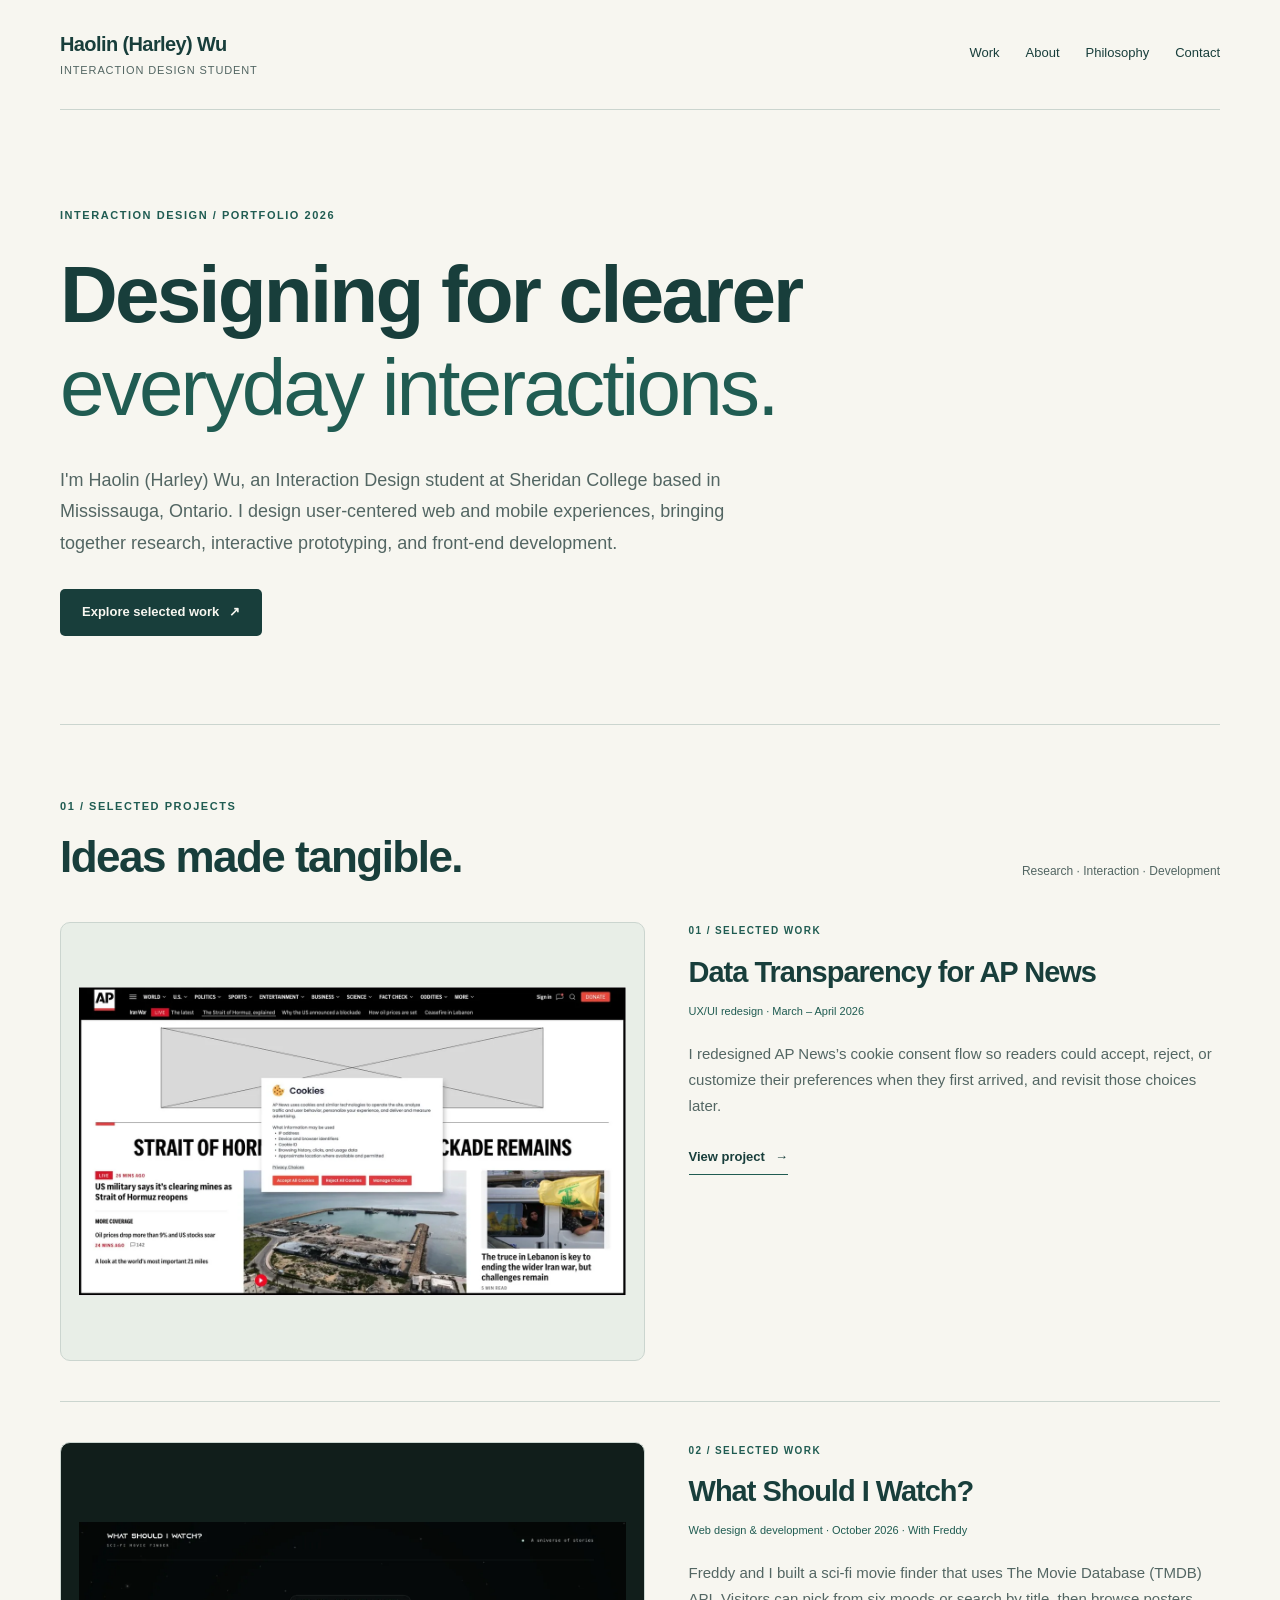
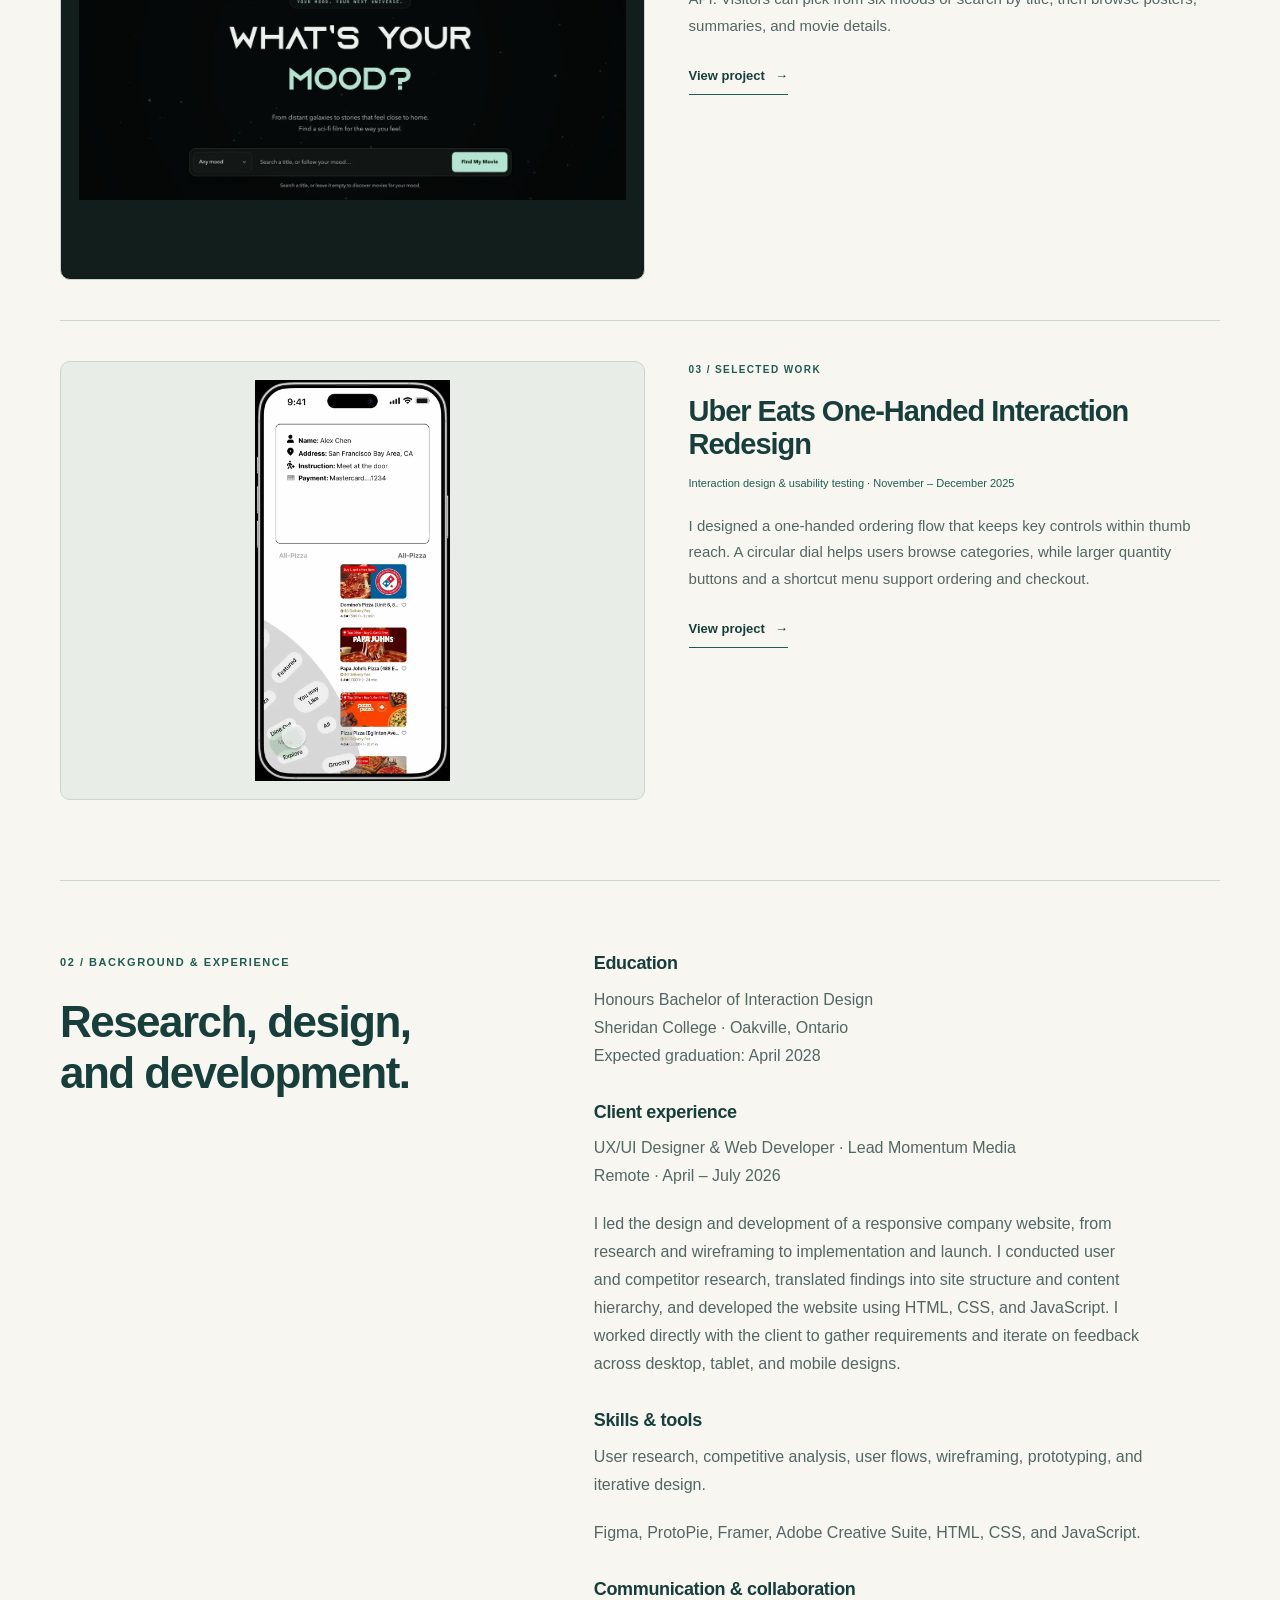
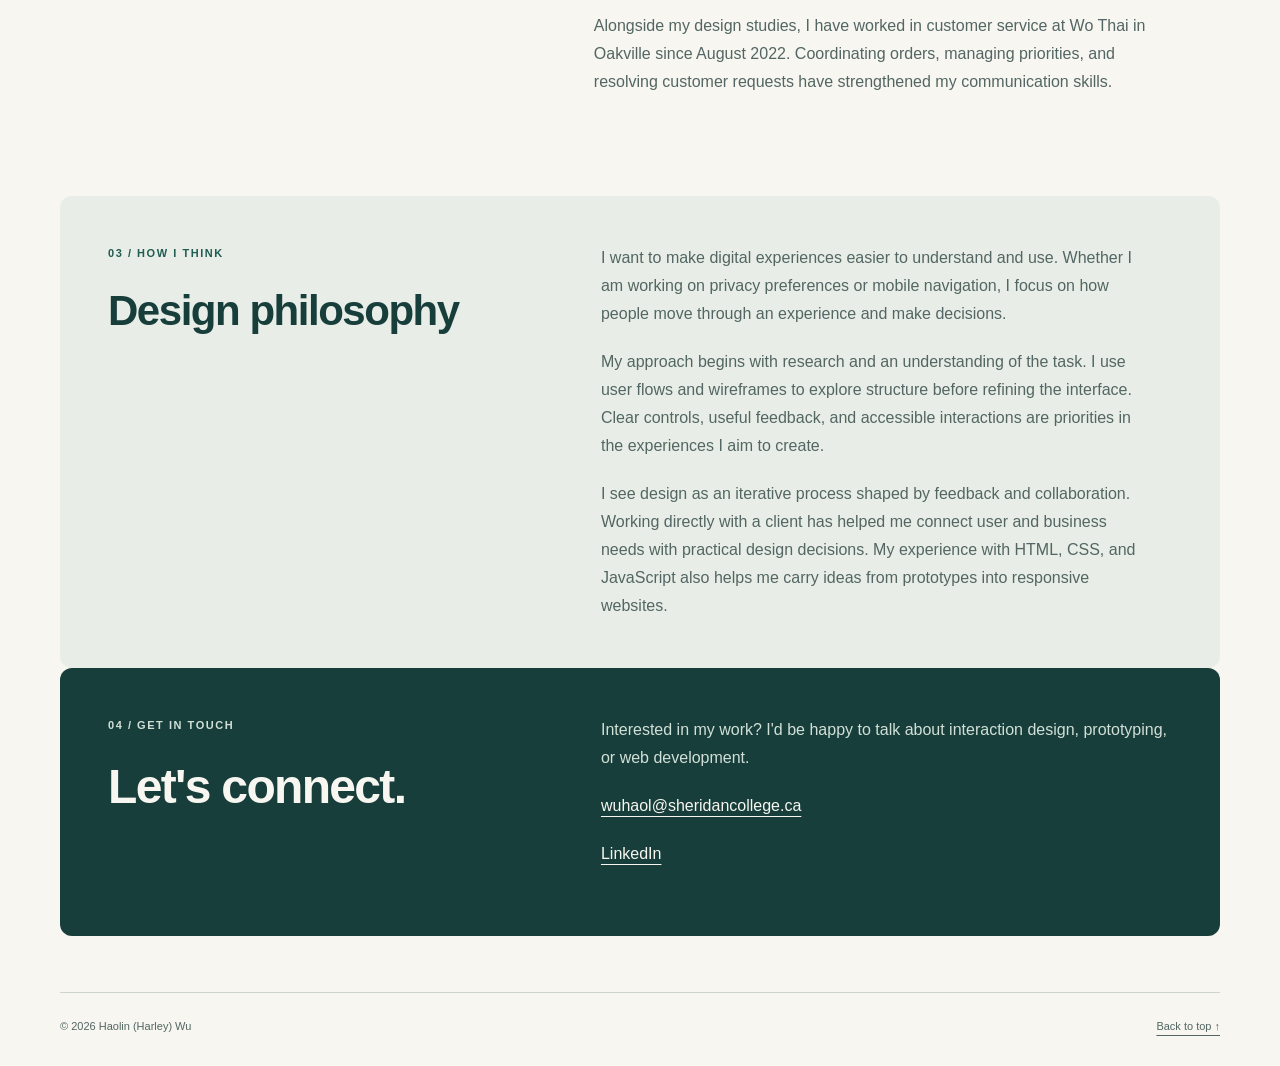
<file: index.html>
<!DOCTYPE html>
<html lang="en">
<head>
  <meta charset="UTF-8">
  <meta name="viewport" content="width=device-width, initial-scale=1.0">
  <meta name="description" content="Haolin (Harley) Wu is an Interaction Design student at Sheridan College, creating user-centered web and mobile experiences.">
  <title>Haolin (Harley) Wu — Interaction Design</title>
  <link rel="stylesheet" href="styles.css">
  <script src="script.js" defer></script>
</head>
<body>
  <a class="skip-link" href="#main">Skip to content</a>
  <header class="site-header wrap">
    <a class="wordmark" href="#home">Haolin (Harley) Wu<span>Interaction Design student</span></a>
    <button class="menu-toggle" type="button" aria-expanded="false" aria-controls="navigation" hidden>Menu</button>
    <nav id="navigation" aria-label="Main navigation">
      <a href="#work">Work</a><a href="#about">About</a><a href="#philosophy">Philosophy</a><a href="#contact">Contact</a>
    </nav>
  </header>
  <main id="main" class="wrap">
    <section class="hero" id="home" aria-labelledby="hero-title">
      <p class="eyebrow">Interaction design / Portfolio 2026</p>
      <h1 id="hero-title">Designing for clearer<br><em>everyday interactions.</em></h1>
      <p class="intro">I'm Haolin (Harley) Wu, an Interaction Design student at Sheridan College based in Mississauga, Ontario. I design user-centered web and mobile experiences, bringing together research, interactive prototyping, and front-end development.</p>
      <a class="text-link" href="#work">Explore selected work <span aria-hidden="true">↗</span></a>
    </section>

    <section class="section" id="work" aria-labelledby="work-title">
      <div class="section-heading"><div><p class="eyebrow">01 / Selected projects</p><h2 id="work-title">Ideas made tangible.</h2></div><span>Research · Interaction · Development</span></div>
      <div class="project-grid">
        <article class="project">
          <a class="project-image-link" href="data-transparency.html" aria-label="View Data Transparency for AP News"><img class="project-cover" src="images/project-01/cover.webp" alt="Redesigned cookie consent dialog on the AP News homepage" loading="lazy"></a>
          <div class="project-copy"><p class="project-index">01 / SELECTED WORK</p>
            <div class="project-heading"><h3><a href="data-transparency.html">Data Transparency for AP News</a></h3></div>
            <p class="meta">UX/UI redesign · March – April 2026</p>
            <p>I redesigned AP News’s cookie consent flow so readers could accept, reject, or customize their preferences when they first arrived, and revisit those choices later.</p>
            <a class="text-link" href="data-transparency.html">View project <span aria-hidden="true">→</span></a>
          </div>
        </article>
        <article class="project">
          <a class="project-image-link" href="movie-finder.html" aria-label="View What Should I Watch?"><img class="project-cover movie-cover" src="images/project-03/cover.webp" alt="Sci-fi movie finder homepage with a mood selector and title search" loading="lazy"></a>
          <div class="project-copy"><p class="project-index">02 / SELECTED WORK</p>
            <div class="project-heading"><h3><a href="movie-finder.html">What Should I Watch?</a></h3></div>
            <p class="meta">Web design &amp; development · October 2026 · With Freddy</p>
            <p>Freddy and I built a sci-fi movie finder that uses The Movie Database (TMDB) API. Visitors can pick from six moods or search by title, then browse posters, summaries, and movie details.</p>
            <a class="text-link" href="movie-finder.html">View project <span aria-hidden="true">→</span></a>
          </div>
        </article>
        <article class="project">
          <a class="project-image-link" href="uber-eats.html" aria-label="View Uber Eats One-Handed Interaction Redesign"><img class="project-cover" src="images/project-02/video-cover.webp" alt="Uber Eats interactive prototype video preview" loading="lazy"></a>
          <div class="project-copy"><p class="project-index">03 / SELECTED WORK</p>
            <div class="project-heading"><h3><a href="uber-eats.html">Uber Eats One-Handed Interaction Redesign</a></h3></div>
            <p class="meta">Interaction design &amp; usability testing · November – December 2025</p>
            <p>I designed a one-handed ordering flow that keeps key controls within thumb reach. A circular dial helps users browse categories, while larger quantity buttons and a shortcut menu support ordering and checkout.</p>
            <a class="text-link" href="uber-eats.html">View project <span aria-hidden="true">→</span></a>
          </div>
        </article>
      </div>
    </section>

    <section class="section split" id="about" aria-labelledby="about-title">
      <div><p class="eyebrow">02 / Background &amp; experience</p><h2 id="about-title">Research, design,<br>and development.</h2></div>
      <div class="prose">
        <h3>Education</h3>
        <p>Honours Bachelor of Interaction Design<br>Sheridan College · Oakville, Ontario<br>Expected graduation: April 2028</p>
        <h3>Client experience</h3>
        <p>UX/UI Designer &amp; Web Developer · Lead Momentum Media<br>Remote · April – July 2026</p>
        <p>I led the design and development of a responsive company website, from research and wireframing to implementation and launch. I conducted user and competitor research, translated findings into site structure and content hierarchy, and developed the website using HTML, CSS, and JavaScript. I worked directly with the client to gather requirements and iterate on feedback across desktop, tablet, and mobile designs.</p>
        <h3>Skills &amp; tools</h3>
        <p>User research, competitive analysis, user flows, wireframing, prototyping, and iterative design.</p>
        <p>Figma, ProtoPie, Framer, Adobe Creative Suite, HTML, CSS, and JavaScript.</p>
        <h3>Communication &amp; collaboration</h3>
        <p>Alongside my design studies, I have worked in customer service at Wo Thai in Oakville since August 2022. Coordinating orders, managing priorities, and resolving customer requests have strengthened my communication skills.</p>
      </div>
    </section>

    <section class="section split" id="philosophy" aria-labelledby="philosophy-title">
      <div><p class="eyebrow">03 / How I think</p><h2 id="philosophy-title">Design philosophy</h2></div>
      <div class="prose">
        <p>I want to make digital experiences easier to understand and use. Whether I am working on privacy preferences or mobile navigation, I focus on how people move through an experience and make decisions.</p>
        <p>My approach begins with research and an understanding of the task. I use user flows and wireframes to explore structure before refining the interface. Clear controls, useful feedback, and accessible interactions are priorities in the experiences I aim to create.</p>
        <p>I see design as an iterative process shaped by feedback and collaboration. Working directly with a client has helped me connect user and business needs with practical design decisions. My experience with HTML, CSS, and JavaScript also helps me carry ideas from prototypes into responsive websites.</p>
      </div>
    </section>



    <section class="section split contact" id="contact" aria-labelledby="contact-title">
      <div><p class="eyebrow">04 / Get in touch</p><h2 id="contact-title">Let's connect.</h2></div>
      <div><p>Interested in my work? I'd be happy to talk about interaction design, prototyping, or web development.</p><p class="contact-address"><a href="mailto:wuhaol@sheridancollege.ca">wuhaol@sheridancollege.ca</a></p><p><a href="https://www.linkedin.com/in/haolinwu-design">LinkedIn</a></p></div>
    </section>
  </main>
  <dialog id="image-dialog" aria-label="Enlarged project image">
    <button class="dialog-close" type="button" aria-label="Close image">Close ×</button>
    <img id="dialog-image" alt="">
    <p id="dialog-caption"></p>
  </dialog>
  <footer class="wrap site-footer"><span>© <span id="year">2026</span> Haolin (Harley) Wu</span><a href="#home">Back to top ↑</a></footer>
</body>
</html>
</file>
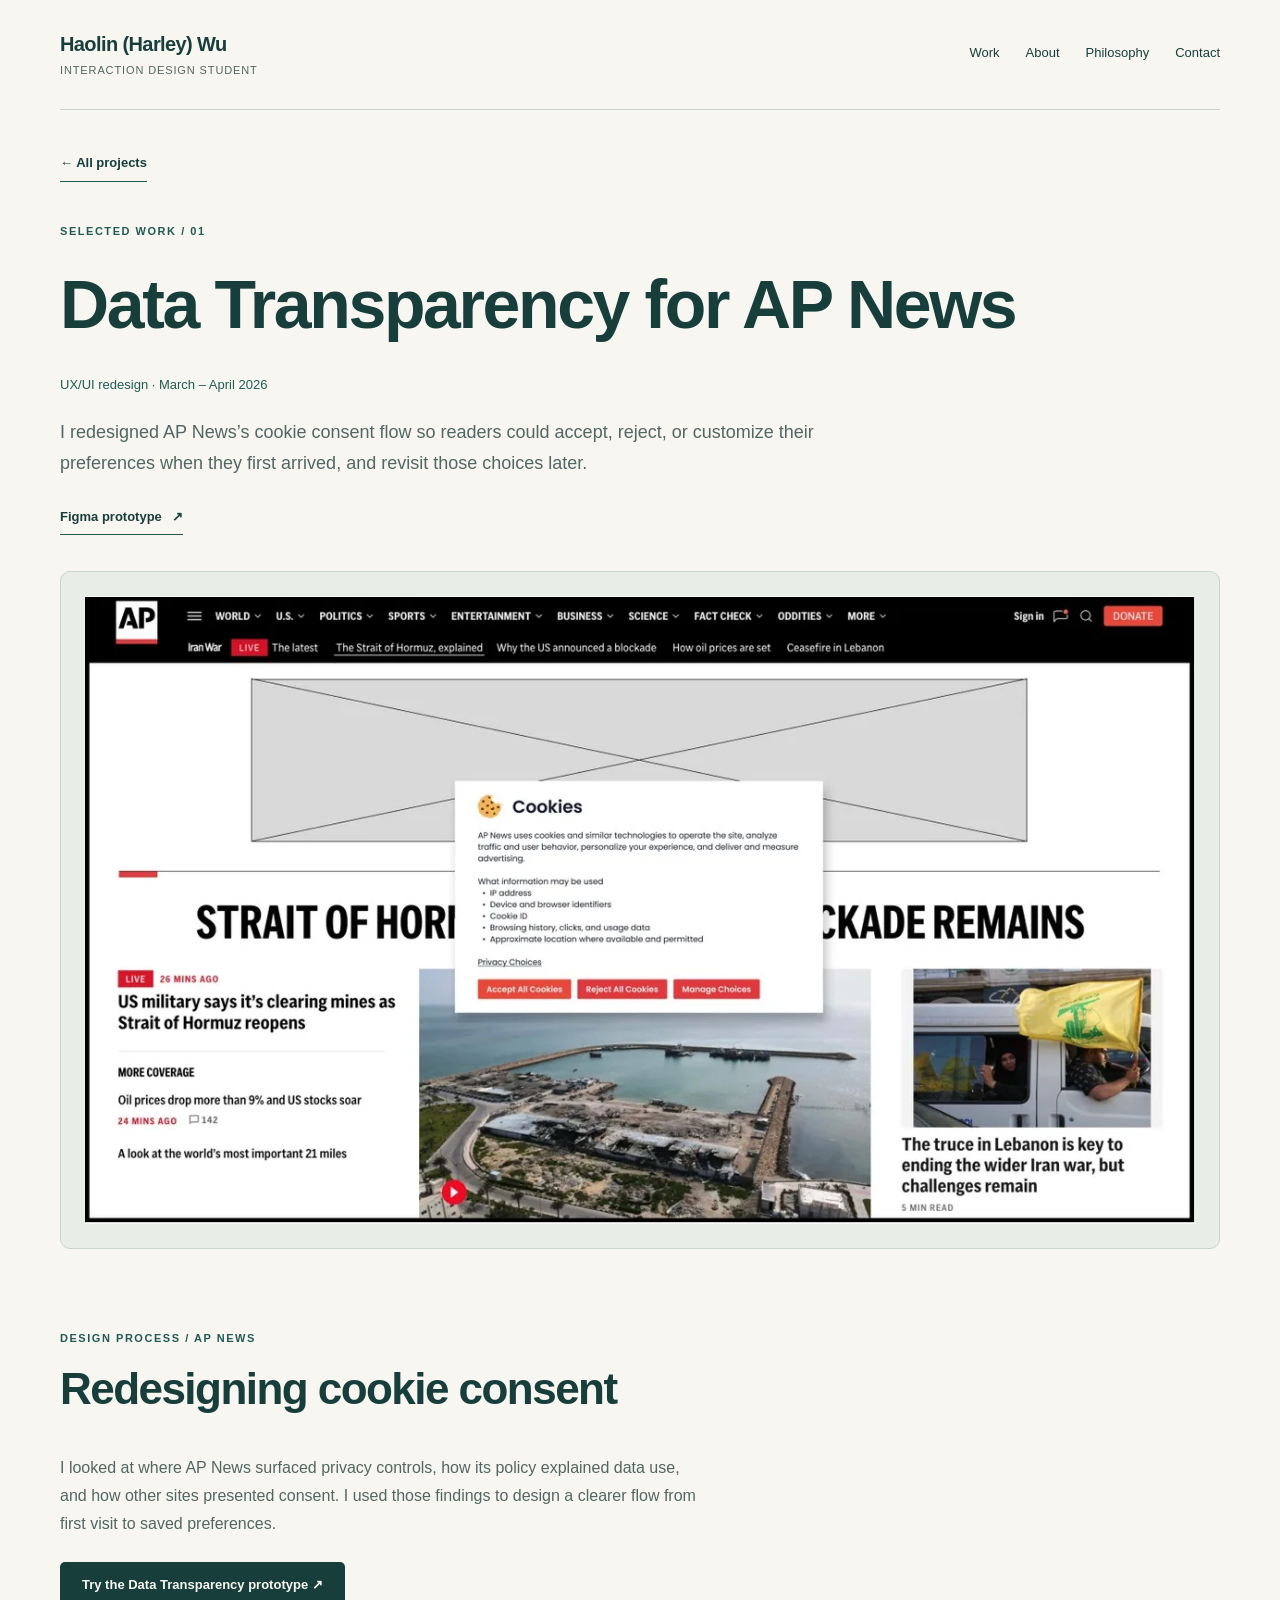
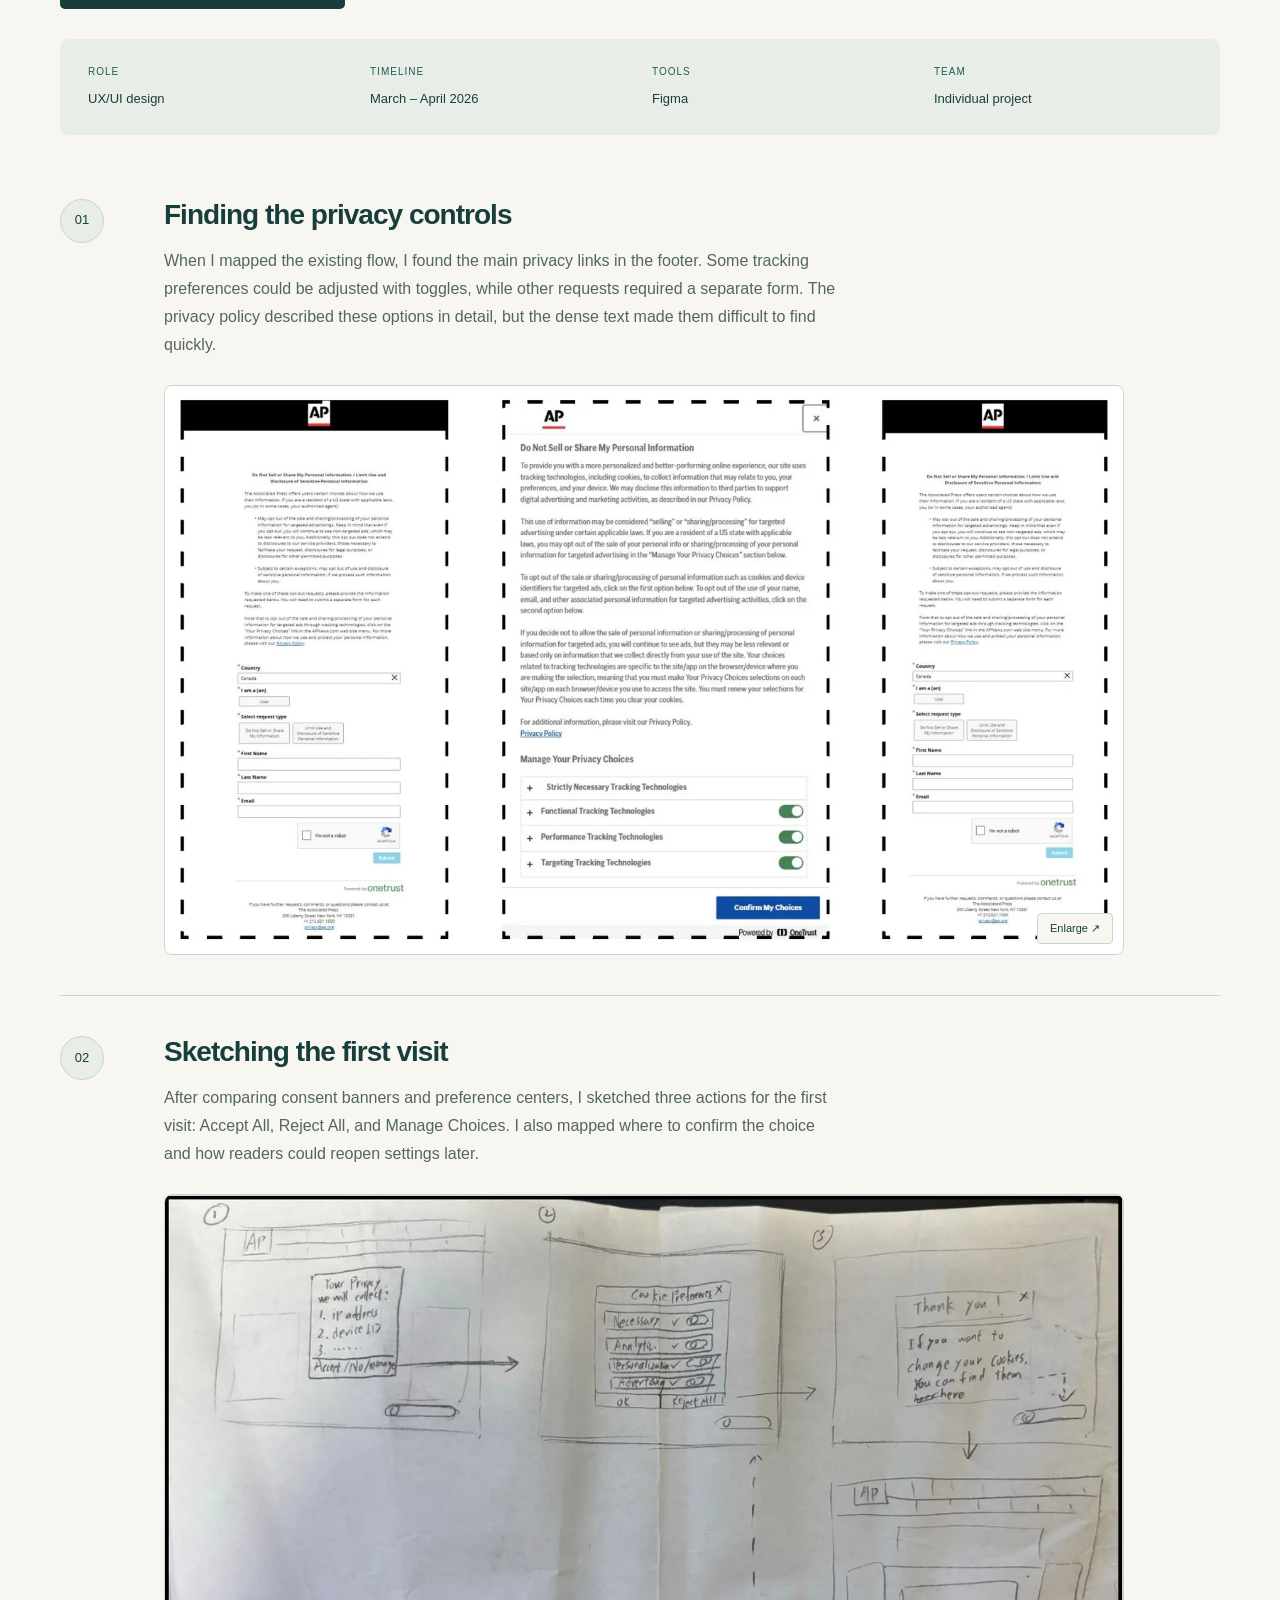
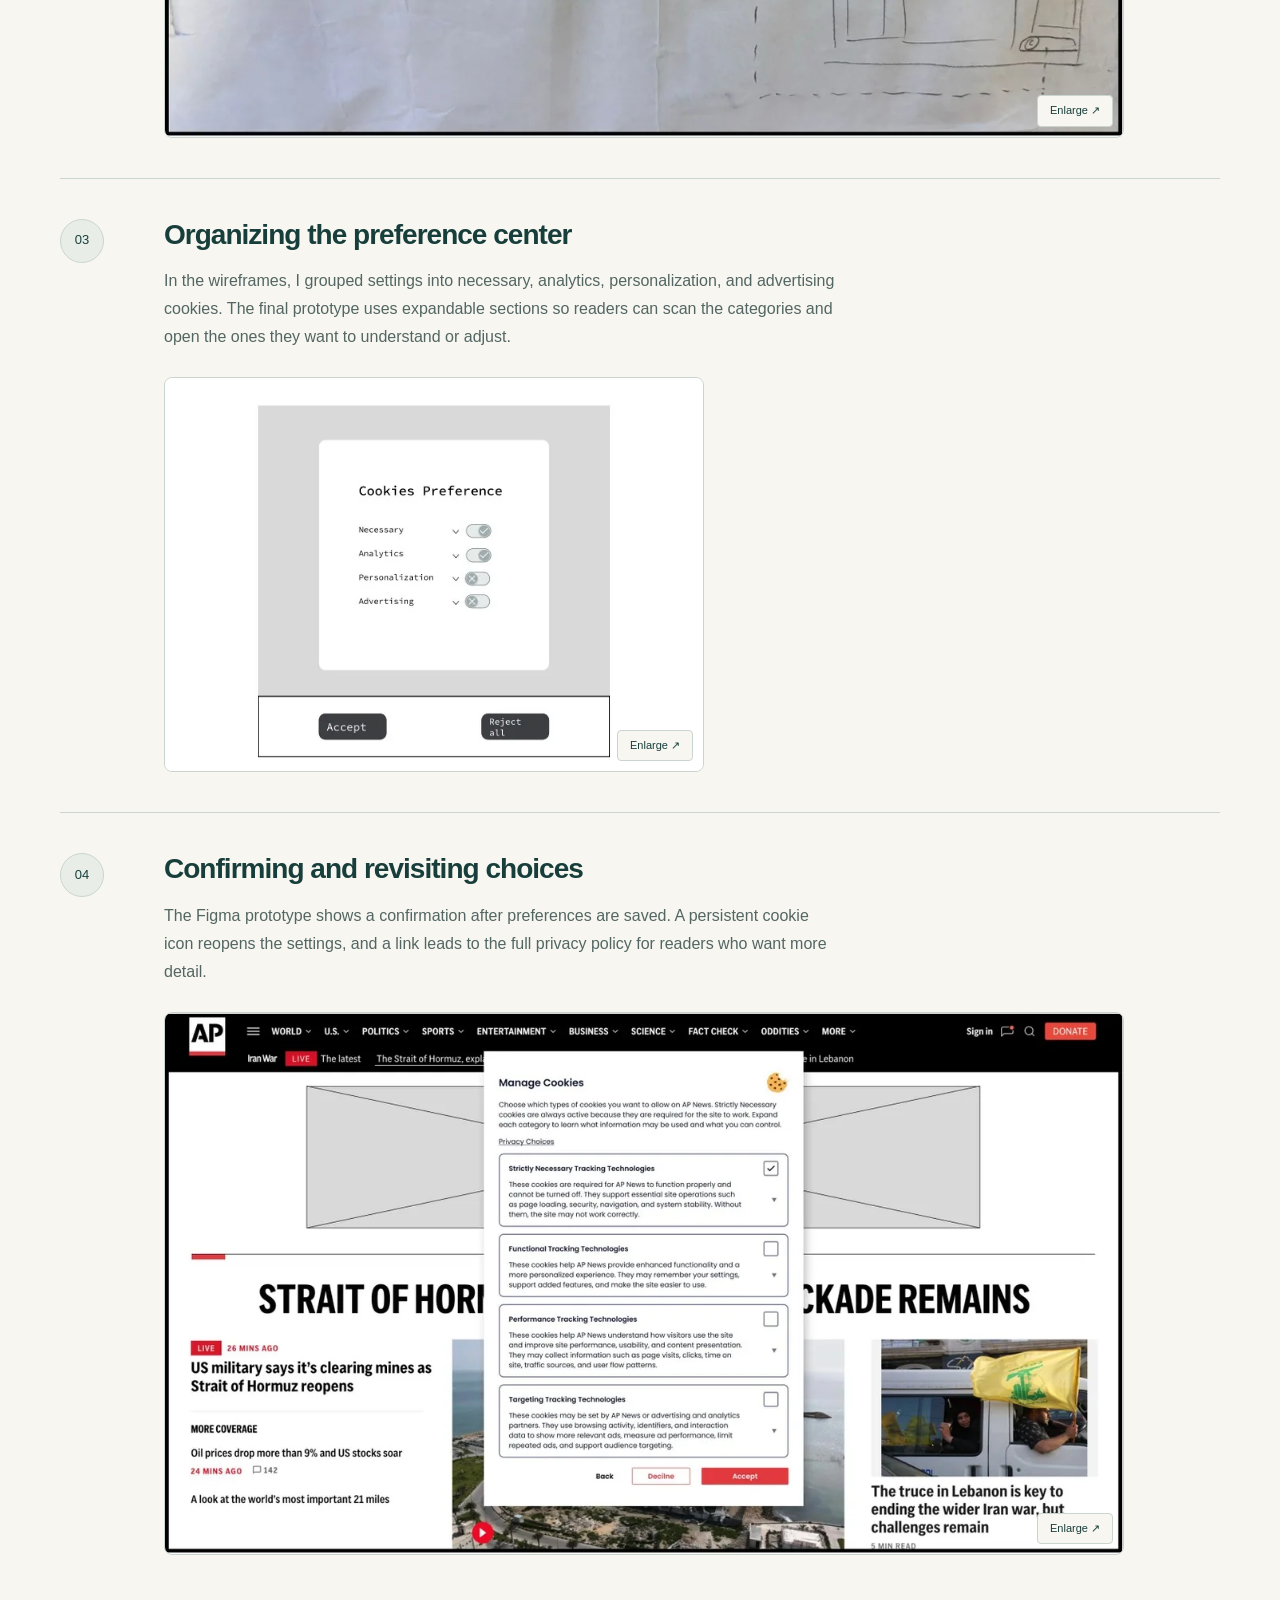
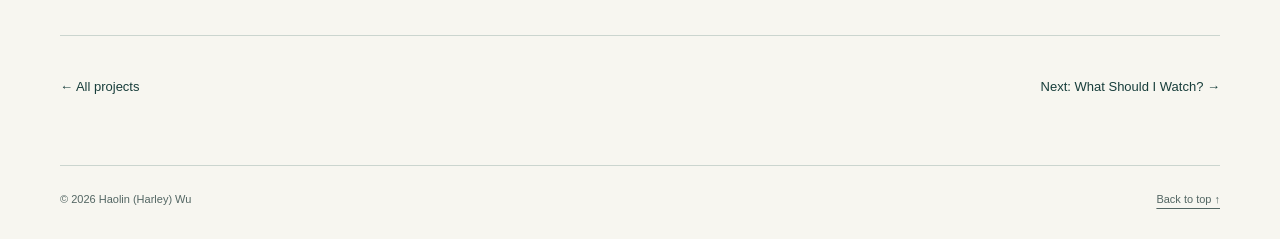
<file: data-transparency.html>
<!DOCTYPE html>
<html lang="en">
<head>
  <meta charset="UTF-8">
  <meta name="viewport" content="width=device-width, initial-scale=1.0">
  <meta name="description" content="Data Transparency for AP News: a design project by Haolin (Harley) Wu.">
  <title>Data Transparency for AP News — Haolin (Harley) Wu</title>
  <link rel="stylesheet" href="styles.css">
  <script src="script.js" defer></script>
</head>
<body>
  <a class="skip-link" href="#main">Skip to content</a>
  <header class="site-header wrap">
    <a class="wordmark" href="index.html#home">Haolin (Harley) Wu<span>Interaction Design student</span></a>
    <button class="menu-toggle" type="button" aria-expanded="false" aria-controls="navigation" hidden>Menu</button>
    <nav id="navigation" aria-label="Main navigation">
      <a href="index.html#work">Work</a><a href="index.html#about">About</a><a href="index.html#philosophy">Philosophy</a><a href="index.html#contact">Contact</a>
    </nav>
  </header>
  <main id="main" class="wrap detail-page">
    <a class="text-link back-link" href="index.html#work">← All projects</a>
    <section class="hero project-hero" id="home" aria-labelledby="project-title">
      <p class="eyebrow">Selected work / 01</p>
      <h1 id="project-title">Data Transparency for AP News</h1>
      <p class="meta">UX/UI redesign · March – April 2026</p>
      <div class="project-overview"><p>I redesigned AP News’s cookie consent flow so readers could accept, reject, or customize their preferences when they first arrived, and revisit those choices later.</p></div>
      <div class="project-links">
            
            <a class="text-link" href="https://www.figma.com/proto/OzxKVFKz649hixBpmPxjfd/DC3-final?node-id=30-70&amp;viewport=-3828%2C-154%2C0.64&amp;t=1pCbmZ0jxpszO8S3-1&amp;scaling=contain&amp;content-scaling=fixed&amp;starting-point-node-id=30%3A70&amp;page-id=0%3A1" target="_blank" rel="noopener">Figma prototype <span aria-hidden="true">↗</span></a>
          </div>
      <img class="project-cover" src="images/project-01/cover.webp" alt="Redesigned cookie consent dialog on the AP News homepage" loading="lazy">
    </section>
    <section class="section" id="process" aria-labelledby="process-title">
      <div class="section-heading"><div><p class="eyebrow">Design process / AP News</p><h2 id="process-title">Redesigning cookie consent</h2></div></div>
      <p class="section-intro">I looked at where AP News surfaced privacy controls, how its policy explained data use, and how other sites presented consent. I used those findings to design a clearer flow from first visit to saved preferences.</p>
      <a class="text-link prototype-link" href="https://www.figma.com/proto/OzxKVFKz649hixBpmPxjfd/DC3-final?node-id=30-70&amp;viewport=-3828%2C-154%2C0.64&amp;t=1pCbmZ0jxpszO8S3-1&amp;scaling=contain&amp;content-scaling=fixed&amp;starting-point-node-id=30%3A70&amp;page-id=0%3A1" target="_blank" rel="noopener">Try the Data Transparency prototype ↗</a>
      <dl class="project-facts"><div><dt>Role</dt><dd>UX/UI design</dd></div><div><dt>Timeline</dt><dd>March – April 2026</dd></div><div><dt>Tools</dt><dd>Figma</dd></div><div><dt>Team</dt><dd>Individual project</dd></div></dl>
      <div class="process-step">
        <span class="step-number">01</span>
        <div>
          <h3>Finding the privacy controls</h3>
          <p>When I mapped the existing flow, I found the main privacy links in the footer. Some tracking preferences could be adjusted with toggles, while other requests required a separate form. The privacy policy described these options in detail, but the dense text made them difficult to find quickly.</p>
          <button class="image-zoom case-zoom" type="button" data-image="images/project-01/process/01-research.webp" data-caption="AP News tracking toggles shown alongside separate privacy request forms" aria-label="Enlarge: AP News tracking toggles shown alongside separate privacy request forms"><img src="images/project-01/process/01-research.webp" alt="AP News tracking toggles shown alongside separate privacy request forms" loading="lazy"><span>Enlarge ↗</span></button>
        </div>
      </div>
      <div class="process-step">
        <span class="step-number">02</span>
        <div>
          <h3>Sketching the first visit</h3>
          <p>After comparing consent banners and preference centers, I sketched three actions for the first visit: Accept All, Reject All, and Manage Choices. I also mapped where to confirm the choice and how readers could reopen settings later.</p>
          <button class="image-zoom case-zoom" type="button" data-image="images/project-01/process/02-ideas.webp" data-caption="Hand-drawn sequence for cookie consent, preferences, and confirmation" aria-label="Enlarge: Hand-drawn sequence for cookie consent, preferences, and confirmation"><img src="images/project-01/process/02-ideas.webp" alt="Hand-drawn sequence for cookie consent, preferences, and confirmation" loading="lazy"><span>Enlarge ↗</span></button>
        </div>
      </div>
      <div class="process-step">
        <span class="step-number">03</span>
        <div>
          <h3>Organizing the preference center</h3>
          <p>In the wireframes, I grouped settings into necessary, analytics, personalization, and advertising cookies. The final prototype uses expandable sections so readers can scan the categories and open the ones they want to understand or adjust.</p>
          <button class="image-zoom case-zoom wireframe-image" type="button" data-image="images/project-01/process/03-prototype.webp" data-caption="Mid-fidelity wireframe showing four cookie categories and accept or reject controls" aria-label="Enlarge: Mid-fidelity wireframe showing four cookie categories and accept or reject controls"><img src="images/project-01/process/03-prototype.webp" alt="Mid-fidelity wireframe showing four cookie categories and accept or reject controls" loading="lazy"><span>Enlarge ↗</span></button>
        </div>
      </div>
      <div class="process-step">
        <span class="step-number">04</span>
        <div>
          <h3>Confirming and revisiting choices</h3>
          <p>The Figma prototype shows a confirmation after preferences are saved. A persistent cookie icon reopens the settings, and a link leads to the full privacy policy for readers who want more detail.</p>
          <button class="image-zoom case-zoom" type="button" data-image="images/project-01/process/04-final.webp" data-caption="Final Manage Cookies dialog with expandable categories and save controls" aria-label="Enlarge: Final Manage Cookies dialog with expandable categories and save controls"><img src="images/project-01/process/04-final.webp" alt="Final Manage Cookies dialog with expandable categories and save controls" loading="lazy"><span>Enlarge ↗</span></button>
        </div>
      </div>
    </section>
    <nav class="project-pagination" aria-label="Project navigation"><a href="index.html#work">← All projects</a><a href="movie-finder.html">Next: What Should I Watch? →</a></nav>
  </main>
  <dialog id="image-dialog" aria-label="Enlarged project image">
    <button class="dialog-close" type="button" aria-label="Close image">Close ×</button>
    <img id="dialog-image" alt="">
    <p id="dialog-caption"></p>
  </dialog>
  <footer class="wrap site-footer"><span>© <span id="year">2026</span> Haolin (Harley) Wu</span><a href="#home">Back to top ↑</a></footer>
</body>
</html>
</file>
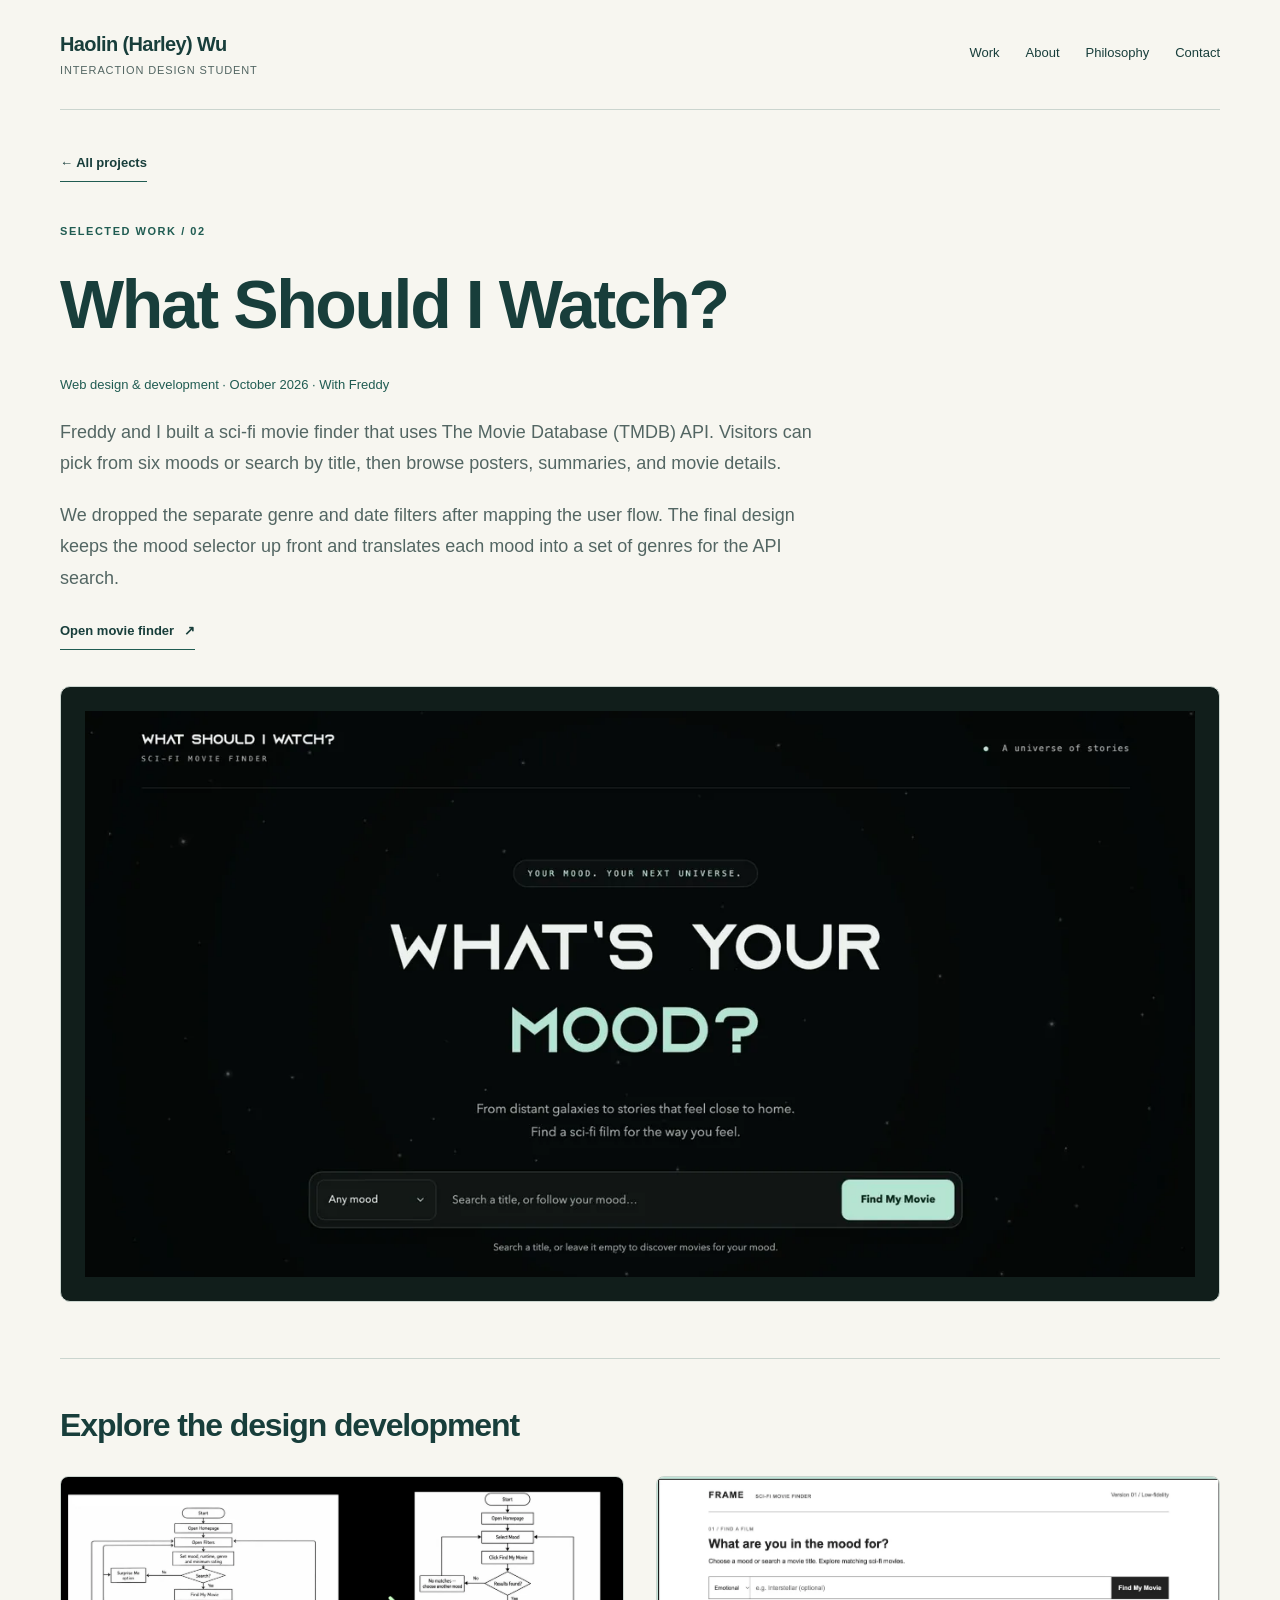
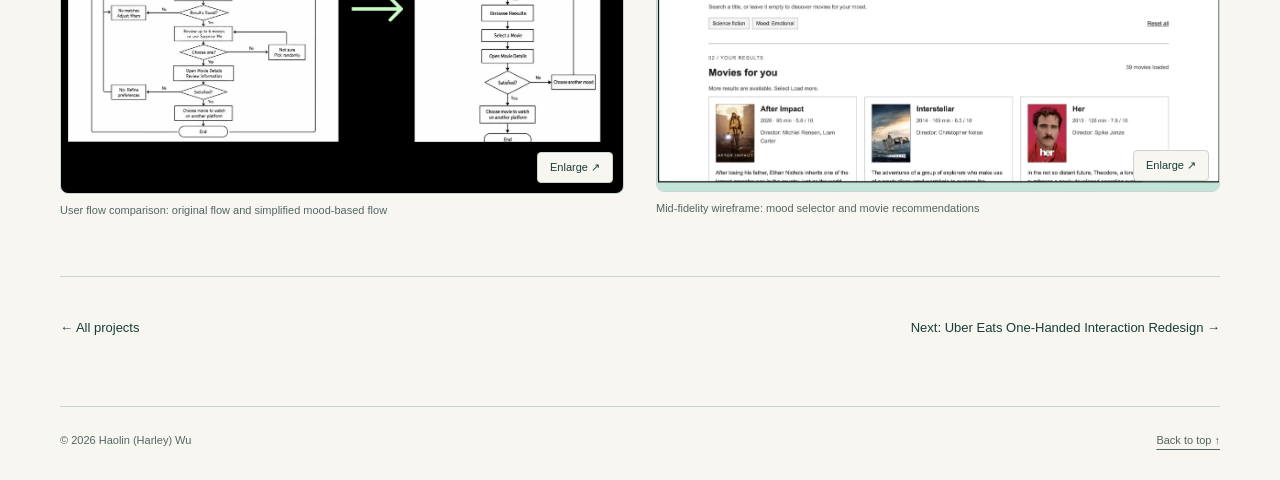
<file: movie-finder.html>
<!DOCTYPE html>
<html lang="en">
<head>
  <meta charset="UTF-8">
  <meta name="viewport" content="width=device-width, initial-scale=1.0">
  <meta name="description" content="What Should I Watch?: a design project by Haolin (Harley) Wu.">
  <title>What Should I Watch? — Haolin (Harley) Wu</title>
  <link rel="stylesheet" href="styles.css">
  <script src="script.js" defer></script>
</head>
<body>
  <a class="skip-link" href="#main">Skip to content</a>
  <header class="site-header wrap">
    <a class="wordmark" href="index.html#home">Haolin (Harley) Wu<span>Interaction Design student</span></a>
    <button class="menu-toggle" type="button" aria-expanded="false" aria-controls="navigation" hidden>Menu</button>
    <nav id="navigation" aria-label="Main navigation">
      <a href="index.html#work">Work</a><a href="index.html#about">About</a><a href="index.html#philosophy">Philosophy</a><a href="index.html#contact">Contact</a>
    </nav>
  </header>
  <main id="main" class="wrap detail-page">
    <a class="text-link back-link" href="index.html#work">← All projects</a>
    <section class="hero project-hero" id="home" aria-labelledby="project-title">
      <p class="eyebrow">Selected work / 02</p>
      <h1 id="project-title">What Should I Watch?</h1>
      <p class="meta">Web design &amp; development · October 2026 · With Freddy</p>
      <div class="project-overview"><p>Freddy and I built a sci-fi movie finder that uses The Movie Database (TMDB) API. Visitors can pick from six moods or search by title, then browse posters, summaries, and movie details.</p><p>We dropped the separate genre and date filters after mapping the user flow. The final design keeps the mood selector up front and translates each mood into a set of genres for the API search.</p></div>
      <div class="project-links">
            <a class="text-link" href="https://gangue001.github.io/science-fiction-movie/" target="_blank" rel="noopener">Open movie finder <span aria-hidden="true">↗</span></a>
          </div>
      <img class="project-cover movie-cover" src="images/project-03/cover.webp" alt="Sci-fi movie finder homepage with a mood selector and title search" loading="lazy">
    </section>
<section class="detail-gallery"><h2>Explore the design development</h2><div class="gallery-grid"><figure><button class="image-zoom" type="button" data-image="images/project-03/user-flow.webp" data-caption="User flow comparison: original flow and simplified mood-based flow" aria-label="Enlarge: User flow comparison: original flow and simplified mood-based flow"><img src="images/project-03/user-flow.webp" alt="User flow comparison: original flow and simplified mood-based flow" loading="lazy"><span>Enlarge ↗</span></button><figcaption>User flow comparison: original flow and simplified mood-based flow</figcaption></figure><figure><button class="image-zoom" type="button" data-image="images/project-03/wireframe.webp" data-caption="Mid-fidelity wireframe: mood selector and movie recommendations" aria-label="Enlarge: Mid-fidelity wireframe: mood selector and movie recommendations"><img src="images/project-03/wireframe.webp" alt="Mid-fidelity wireframe: mood selector and movie recommendations" loading="lazy"><span>Enlarge ↗</span></button><figcaption>Mid-fidelity wireframe: mood selector and movie recommendations</figcaption></figure></div></section>
    <nav class="project-pagination" aria-label="Project navigation"><a href="index.html#work">← All projects</a><a href="uber-eats.html">Next: Uber Eats One-Handed Interaction Redesign →</a></nav>
  </main>
  <dialog id="image-dialog" aria-label="Enlarged project image">
    <button class="dialog-close" type="button" aria-label="Close image">Close ×</button>
    <img id="dialog-image" alt="">
    <p id="dialog-caption"></p>
  </dialog>
  <footer class="wrap site-footer"><span>© <span id="year">2026</span> Haolin (Harley) Wu</span><a href="#home">Back to top ↑</a></footer>
</body>
</html>
</file>
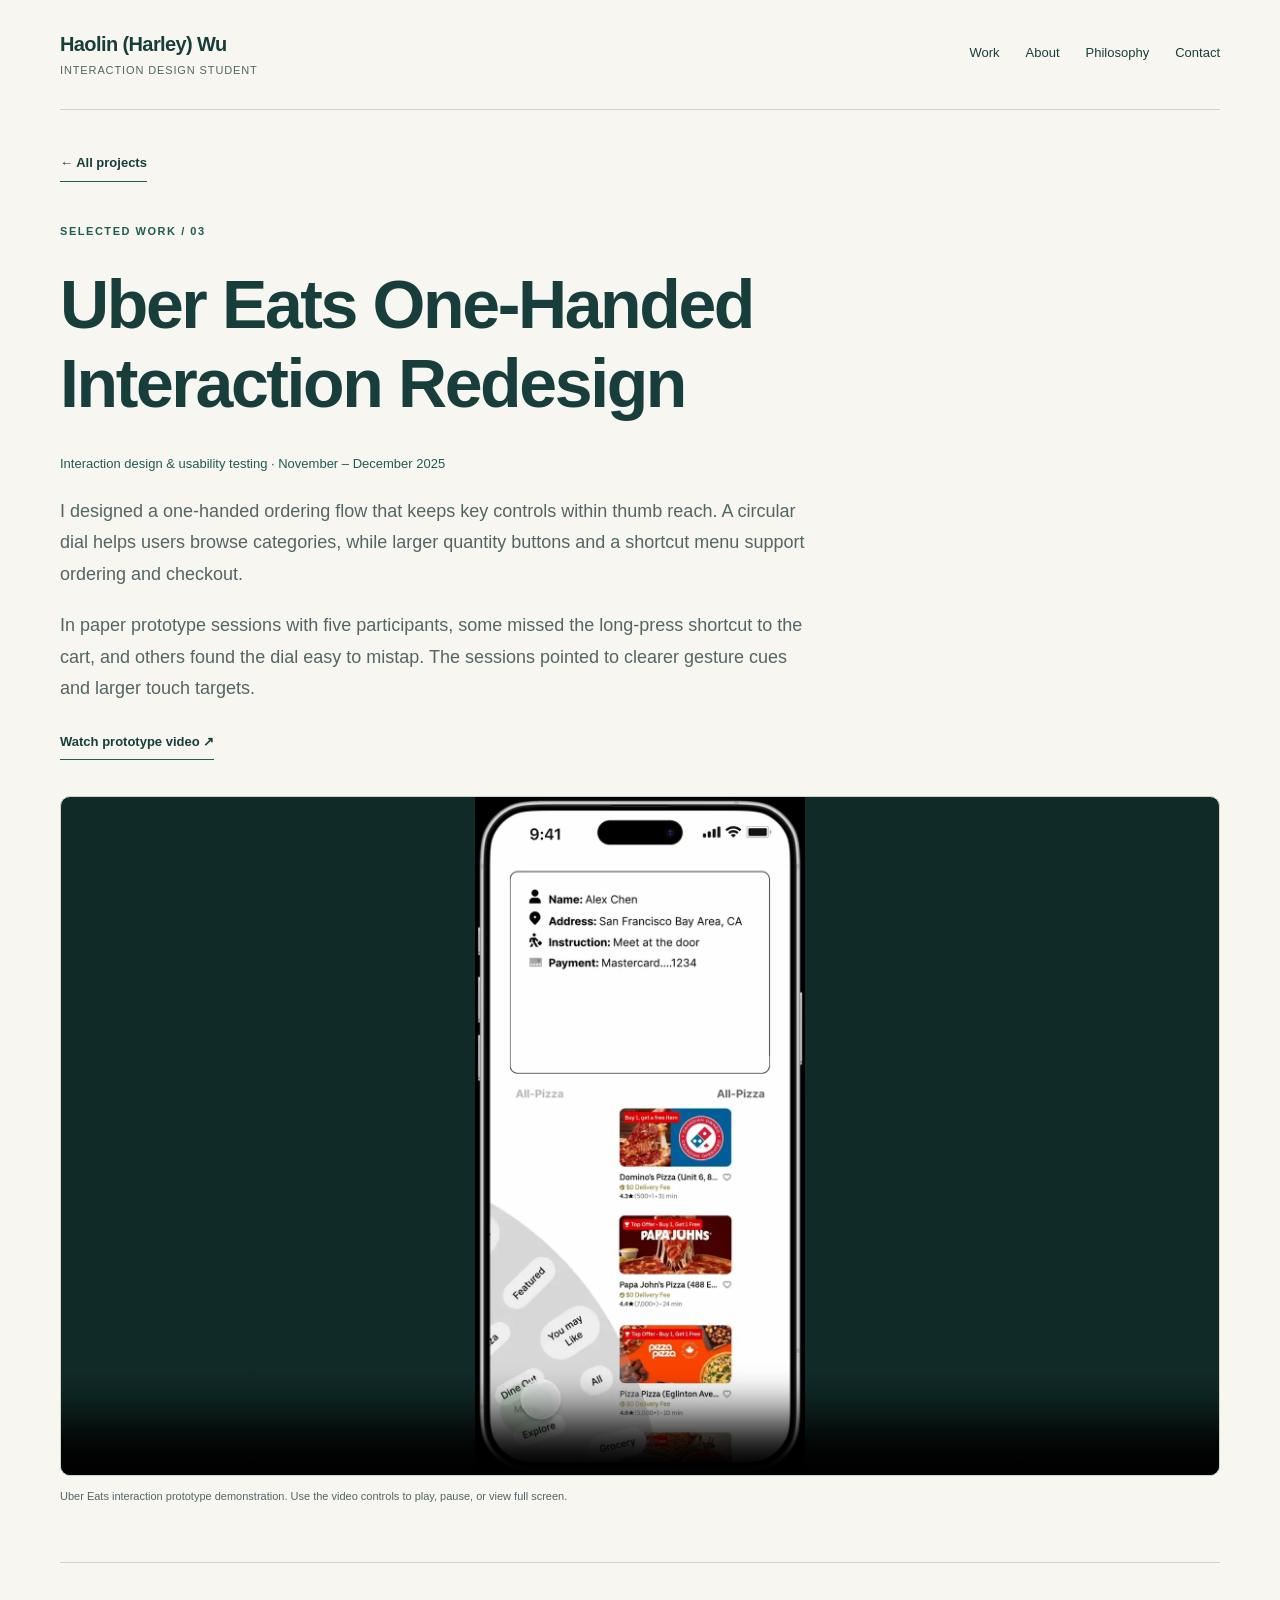
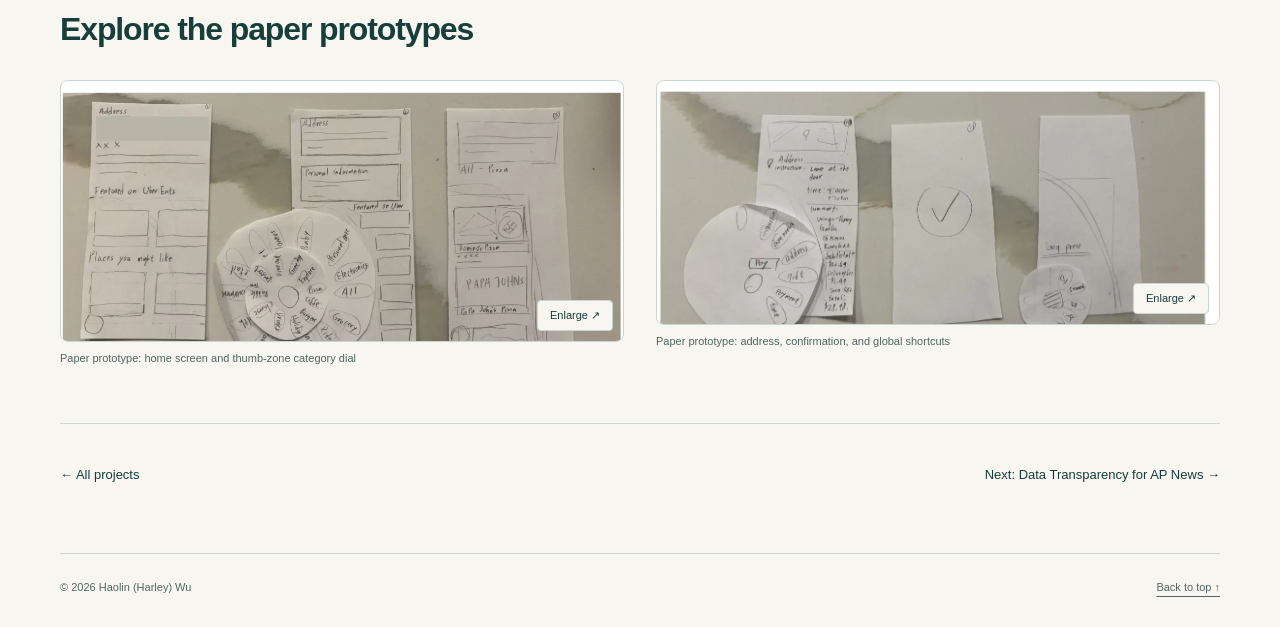
<file: uber-eats.html>
<!DOCTYPE html>
<html lang="en">
<head>
  <meta charset="UTF-8">
  <meta name="viewport" content="width=device-width, initial-scale=1.0">
  <meta name="description" content="Uber Eats One-Handed Interaction Redesign: a design project by Haolin (Harley) Wu.">
  <title>Uber Eats One-Handed Interaction Redesign — Haolin (Harley) Wu</title>
  <link rel="stylesheet" href="styles.css">
  <script src="script.js" defer></script>
</head>
<body>
  <a class="skip-link" href="#main">Skip to content</a>
  <header class="site-header wrap">
    <a class="wordmark" href="index.html#home">Haolin (Harley) Wu<span>Interaction Design student</span></a>
    <button class="menu-toggle" type="button" aria-expanded="false" aria-controls="navigation" hidden>Menu</button>
    <nav id="navigation" aria-label="Main navigation">
      <a href="index.html#work">Work</a><a href="index.html#about">About</a><a href="index.html#philosophy">Philosophy</a><a href="index.html#contact">Contact</a>
    </nav>
  </header>
  <main id="main" class="wrap detail-page">
    <a class="text-link back-link" href="index.html#work">← All projects</a>
    <section class="hero project-hero" id="home" aria-labelledby="project-title">
      <p class="eyebrow">Selected work / 03</p>
      <h1 id="project-title">Uber Eats One-Handed Interaction Redesign</h1>
      <p class="meta">Interaction design &amp; usability testing · November – December 2025</p>
      <div class="project-overview"><p>I designed a one-handed ordering flow that keeps key controls within thumb reach. A circular dial helps users browse categories, while larger quantity buttons and a shortcut menu support ordering and checkout.</p><p>In paper prototype sessions with five participants, some missed the long-press shortcut to the cart, and others found the dial easy to mistap. The sessions pointed to clearer gesture cues and larger touch targets.</p></div>
      <div class="project-links"><a class="text-link" href="videos/uber-eats-demo.mp4" target="_blank" rel="noopener">Watch prototype video ↗</a></div>
      <figure class="project-video"><video controls playsinline preload="none" poster="images/project-02/video-cover.webp" aria-label="Uber Eats interaction prototype demonstration"><source src="videos/uber-eats-demo.mp4" type="video/mp4"><a href="videos/uber-eats-demo.mp4">Watch the prototype video</a></video><figcaption>Uber Eats interaction prototype demonstration. Use the video controls to play, pause, or view full screen.</figcaption></figure>
    </section>
<section class="detail-gallery"><h2>Explore the paper prototypes</h2><div class="gallery-grid"><figure><button class="image-zoom" type="button" data-image="images/project-02/thumb-dial.webp" data-caption="Paper prototype: home screen and thumb-zone category dial" aria-label="Enlarge: Paper prototype: home screen and thumb-zone category dial"><img src="images/project-02/thumb-dial.webp" alt="Paper prototype: home screen and thumb-zone category dial" loading="lazy"><span>Enlarge ↗</span></button><figcaption>Paper prototype: home screen and thumb-zone category dial</figcaption></figure><figure><button class="image-zoom" type="button" data-image="images/project-02/checkout.webp" data-caption="Paper prototype: address, confirmation, and global shortcuts" aria-label="Enlarge: Paper prototype: address, confirmation, and global shortcuts"><img src="images/project-02/checkout.webp" alt="Paper prototype: address, confirmation, and global shortcuts" loading="lazy"><span>Enlarge ↗</span></button><figcaption>Paper prototype: address, confirmation, and global shortcuts</figcaption></figure></div></section>
    <nav class="project-pagination" aria-label="Project navigation"><a href="index.html#work">← All projects</a><a href="data-transparency.html">Next: Data Transparency for AP News →</a></nav>
  </main>
  <dialog id="image-dialog" aria-label="Enlarged project image">
    <button class="dialog-close" type="button" aria-label="Close image">Close ×</button>
    <img id="dialog-image" alt="">
    <p id="dialog-caption"></p>
  </dialog>
  <footer class="wrap site-footer"><span>© <span id="year">2026</span> Haolin (Harley) Wu</span><a href="#home">Back to top ↑</a></footer>
</body>
</html>
</file>
<file: styles.css>
/* Warm paper and deep teal. Local fonts keep pages lightweight. */
:root{--paper:#f7f6f0;--ink:#183e3b;--muted:#536663;--line:#cbd5cf;--accent:#205c52;--soft:#e8eee7;--font:"Avenir Next",Avenir,"Segoe UI","Trebuchet MS",sans-serif;--width:1160px}
*{box-sizing:border-box}html{scroll-behavior:smooth;scroll-padding-top:30px}body{margin:0;background:var(--paper);color:var(--ink);font:16px/1.75 var(--font)}a{color:inherit;text-underline-offset:5px}a:hover{color:var(--accent)}button{font:inherit;color:inherit;cursor:pointer}a:focus-visible,button:focus-visible,summary:focus-visible{outline:3px solid var(--accent);outline-offset:5px}.wrap{width:min(var(--width),calc(100% - 88px));margin-inline:auto}
.site-header{min-height:110px;display:flex;align-items:center;justify-content:space-between;gap:24px;border-bottom:1px solid var(--line)}.wordmark{text-decoration:none;font-size:20px;font-weight:700;line-height:1.4;letter-spacing:-.03em}.wordmark span{display:block;font-size:11px;font-weight:400;letter-spacing:.08em;text-transform:uppercase;color:var(--muted);margin-top:5px}nav{display:flex;gap:26px}nav a{text-decoration:none;font-size:13px;padding:8px 0;border-bottom:2px solid transparent}nav a:hover,nav a[aria-current]{border-bottom-color:var(--accent)}.menu-toggle{background:transparent;border:1px solid var(--line);padding:7px 16px;border-radius:5px}
.hero{padding:96px 0 88px;position:relative}.eyebrow{font-size:11px;letter-spacing:.14em;text-transform:uppercase;color:var(--accent);font-weight:700;margin:0 0 24px}h1,h2,h3,p{margin-top:0}h1,h2,h3{font-family:var(--font);line-height:1.16;letter-spacing:-.035em;font-weight:600}h1{font-size:clamp(42px,6.3vw,80px);margin-bottom:30px;max-width:1050px}h1 em{font-family:var(--font);font-style:normal;font-weight:500;color:var(--accent)}h2{font-size:clamp(30px,3.5vw,44px);margin-bottom:24px}h3{font-size:29px;margin-bottom:16px}p{margin-bottom:20px}.intro{max-width:680px;font-size:18px;color:var(--muted);margin-bottom:30px}.text-link{display:inline-flex;gap:10px;align-items:center;font-size:13px;font-weight:600;text-decoration:none;border-bottom:1px solid var(--accent);padding:6px 0}.hero>.text-link,.prototype-link{padding:12px 22px;background:var(--ink);color:var(--paper);border-radius:5px;border:0}.hero>.text-link:hover,.prototype-link:hover{background:var(--accent)}
.section{border-top:1px solid var(--line);padding:72px 0 80px}.section-heading{display:flex;justify-content:space-between;align-items:flex-end;gap:24px;margin-bottom:40px}.section-heading h2{margin-bottom:0}.section-heading .eyebrow{margin-bottom:15px}.section-heading>span{font-size:12px;color:var(--muted)}.project-grid{display:grid;gap:0}.project{display:grid;grid-template-columns:1.1fr 1fr;gap:44px;padding:40px 0;border-top:1px solid var(--line);align-items:start}.project:first-child{border-top:0;padding-top:0}.project:last-child{padding-bottom:0}.project-cover{display:block;width:100%;aspect-ratio:4/3;object-fit:contain;background:var(--soft);border:1px solid var(--line);border-radius:10px;padding:18px}.movie-cover{background:#111e1b}.project-index{font-size:10px;letter-spacing:.14em;color:var(--accent);font-weight:700;margin:0 0 16px}.project-heading h3{margin-bottom:12px}.meta{font-size:11px;color:var(--accent);margin-bottom:20px}.project-copy>p:not(.meta):not(.project-index){color:var(--muted);font-size:15px}.project-links{display:flex;flex-wrap:wrap;gap:10px 24px}
.split{display:grid;grid-template-columns:1fr 1.35fr;gap:70px}.split>div:first-child h2{max-width:400px}.prose h3{font-size:18px;letter-spacing:-.02em;margin-top:32px;margin-bottom:12px}.prose h3:first-child{margin-top:0}.prose p{max-width:62ch;color:var(--muted)}#philosophy{padding:48px;margin-bottom:0;background:var(--soft);border-radius:12px;border-top:0}#philosophy h2{font-family:var(--font);font-size:42px}#philosophy .prose p:last-child{margin-bottom:0}#process{border-top:0}.section-intro{max-width:72ch;color:var(--muted);margin:0 0 24px}.prototype-link{margin-bottom:30px}.project-facts{display:grid;grid-template-columns:repeat(4,minmax(0,1fr));gap:24px;padding:24px 28px;background:var(--soft);border-radius:8px;margin:0 0 24px}dt{font-size:10px;text-transform:uppercase;letter-spacing:.1em;color:var(--accent);margin-bottom:8px}dd{margin:0;font-size:13px}.process-step{display:grid;grid-template-columns:72px minmax(0,1fr);gap:32px;padding:40px 0;border-bottom:1px solid var(--line)}.process-step:last-child{border-bottom:0;padding-bottom:0}.step-number{width:44px;height:44px;display:grid;place-items:center;border:1px solid var(--line);border-radius:50%;background:var(--soft);font-size:13px}.process-step h3{font-size:28px}.process-step p{max-width:76ch;color:var(--muted)}
.project-gallery{margin-top:24px;border-top:1px solid var(--line);font-size:13px}.project-gallery summary{padding:14px 0;cursor:pointer;list-style:none;display:flex;justify-content:space-between;gap:15px;font-weight:600}.project-gallery summary::-webkit-details-marker{display:none}.project-gallery[open] summary span{transform:rotate(45deg)}.gallery-grid{display:grid;gap:20px;padding:8px 0}.gallery-grid figure{margin:0}figcaption{font-size:11px;line-height:1.6;color:var(--muted);margin-top:8px}.image-zoom{display:block;position:relative;width:100%;border:1px solid var(--line);padding:0;background:var(--soft);border-radius:8px;overflow:hidden;text-align:left}.image-zoom img{display:block;width:100%;height:auto}.image-zoom>span{position:absolute;bottom:10px;right:10px;font-size:11px;background:var(--paper);padding:5px 12px;border-radius:4px;border:1px solid var(--line)}.image-zoom:hover{border-color:var(--accent)}.case-zoom{margin-top:26px;max-width:960px}.wireframe-image{max-width:540px}
.contact{padding:48px;background:var(--ink);color:var(--paper);border-radius:12px;border:0;margin-bottom:56px}.contact .eyebrow,.contact p{color:#d1e0d7}.contact h2{font-family:var(--font);font-size:48px}.contact a{color:var(--paper);overflow-wrap:anywhere}.site-footer{border-top:1px solid var(--line);padding:24px 0 30px;display:flex;justify-content:space-between;gap:20px;font-size:11px;color:var(--muted)}.skip-link{position:absolute;top:-100px;left:20px;padding:10px;background:var(--paper);z-index:10}.skip-link:focus{top:10px}[hidden]{display:none!important}
dialog{border:1px solid var(--line);border-radius:12px;background:var(--paper);color:var(--ink);padding:24px;width:min(1200px,94vw);max-height:94vh}dialog::backdrop{background:rgb(12 30 27 / .8)}#dialog-image{display:block;max-width:100%;max-height:72vh;width:auto;height:auto;margin:auto;object-fit:contain}#dialog-caption{font-size:13px;margin:16px 0 0}.dialog-close{display:block;margin:0 0 20px auto;background:var(--ink);color:var(--paper);border:0;border-radius:4px;padding:8px 16px}body:has(dialog[open]){overflow:hidden}
@media(max-width:900px){.wrap{width:calc(100% - 48px)}nav{gap:16px}.project{gap:28px;grid-template-columns:1fr 1fr}.project-heading h3{font-size:25px}.split{gap:40px}#philosophy,.contact{padding:32px}}
@media(max-width:700px){html{scroll-padding-top:20px}.wrap{width:calc(100% - 40px)}.site-header{min-height:92px;flex-wrap:wrap;padding-block:20px;gap:14px}.wordmark{font-size:18px}nav{width:100%;flex-wrap:wrap;gap:8px 24px}.hero{padding:60px 0}.intro{font-size:16px}.section{padding:48px 0}.section-heading{align-items:flex-start;flex-direction:column;gap:16px;margin-bottom:30px}.project,.split{grid-template-columns:1fr;gap:28px}.project{padding:32px 0}.project-cover{aspect-ratio:16/10;padding:12px}.project-heading h3{font-size:29px}.project-facts{grid-template-columns:repeat(2,minmax(0,1fr));padding:20px}.process-step{grid-template-columns:32px minmax(0,1fr);gap:16px;padding:30px 0}.step-number{width:30px;height:30px;font-size:11px}.process-step h3{font-size:25px}#philosophy,.contact{padding:28px 22px}.contact{margin-bottom:36px}.contact h2,#philosophy h2{font-size:36px}.site-footer{flex-direction:column;gap:8px}dialog{padding:14px}.image-zoom>span{font-size:10px;padding:4px 8px}}
@media(prefers-reduced-motion:reduce){html{scroll-behavior:auto}}

/* Dedicated project pages share the portfolio palette and image viewer. */
.project-image-link{display:block;border-radius:10px}.project-image-link:hover .project-cover{border-color:var(--accent)}
.project-heading a{text-decoration:none}.project-heading a:hover{text-decoration:underline;text-decoration-thickness:1px}
.back-link{margin-top:36px}.project-hero{padding:40px 0 56px}.project-hero h1{font-size:clamp(36px,5.4vw,68px);max-width:1000px}.project-hero .meta{font-size:13px}.project-overview{max-width:760px;color:var(--muted);font-size:18px}.project-hero>.project-cover{margin-top:36px;aspect-ratio:auto;max-height:680px;padding:24px}.detail-gallery{padding:48px 0;border-top:1px solid var(--line)}.detail-gallery .gallery-grid{grid-template-columns:repeat(2,minmax(0,1fr));gap:32px}.detail-gallery h2{font-size:32px}.project-pagination{display:flex;justify-content:space-between;gap:32px;padding:32px 0 56px;border-top:1px solid var(--line);font-size:14px}.project-pagination a{max-width:55%;overflow-wrap:anywhere}.detail-page #process{padding-top:24px}
@media(max-width:700px){.project-hero{padding:32px 0 40px}.project-overview{font-size:16px}.project-hero>.project-cover{padding:12px}.detail-gallery .gallery-grid{grid-template-columns:1fr}.project-pagination{flex-direction:column;gap:20px}.project-pagination a{max-width:100%}.back-link{margin-top:24px}}

.project-video{margin:36px 0 0}.project-video video{display:block;width:100%;max-height:680px;background:#102a27;border:1px solid var(--line);border-radius:10px}.project-video figcaption{margin-top:12px}
</file>
